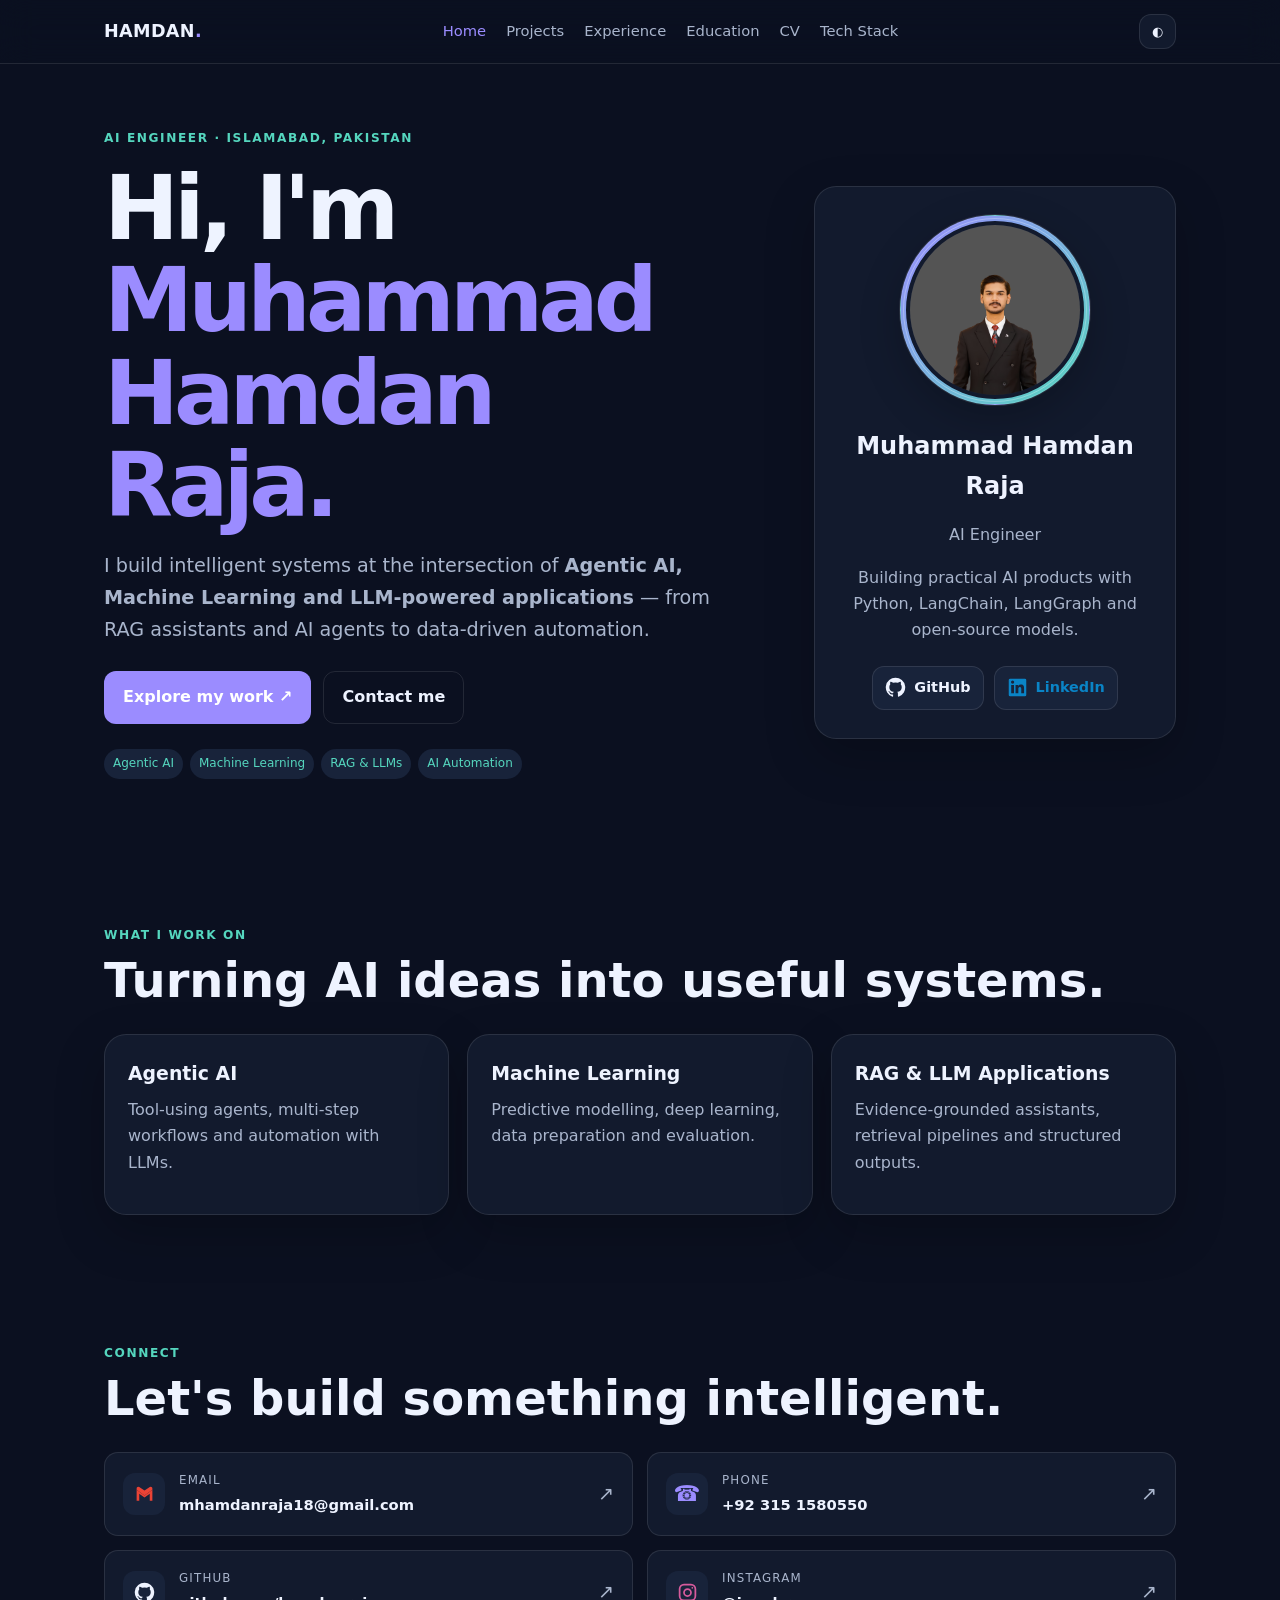
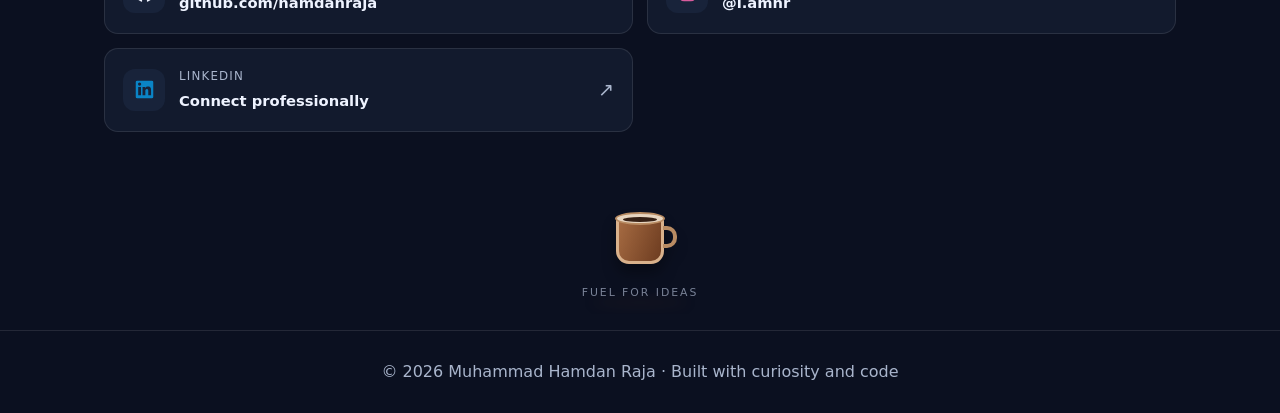
<file: index.html>
<!doctype html><html lang="en" data-theme="dark"><head><meta charset="utf-8"><meta name="viewport" content="width=device-width,initial-scale=1"><meta name="description" content="Muhammad Hamdan Raja — AI Engineer focused on Agentic AI, Machine Learning and intelligent applications."><title>Home | Muhammad Hamdan Raja</title><link rel="icon" href="assets/images/favicon.png"><link rel="stylesheet" href="assets/css/hamdan.css"></head><body><header class="nav"><div class="nav-inner"><a class="brand" href="index.html">HAMDAN<span>.</span></a><nav class="navlinks"><a href="index.html">Home</a><a href="projects.html">Projects</a><a href="experience.html">Experience</a><a href="education.html">Education</a><a href="cv.html">CV</a><a href="techstack.html">Tech Stack</a></nav><div class="nav-actions"><button class="icon-btn" id="themeToggle" aria-label="Toggle theme">◐</button><button class="menu-btn" id="menuToggle" aria-label="Open navigation">☰</button></div></div></header><main>
<section class="wrap hero"><div class="reveal"><div class="eyebrow">AI Engineer · Islamabad, Pakistan</div><h1>Hi, I'm<br><span>Muhammad Hamdan Raja.</span></h1><p class="lead">I build intelligent systems at the intersection of <strong>Agentic AI, Machine Learning and LLM-powered applications</strong> — from RAG assistants and AI agents to data-driven automation.</p><div class="actions"><a class="btn" href="projects.html">Explore my work ↗</a><a class="btn secondary" href="mailto:mhamdanraja18@gmail.com">Contact me</a></div><div class="tags" style="margin-top:25px"><span class="tag">Agentic AI</span><span class="tag">Machine Learning</span><span class="tag">RAG & LLMs</span><span class="tag">AI Automation</span></div></div><aside class="hero-card reveal"><div class="portrait-wrap"><img class="portrait" src="assets/images/hamdan-portrait.png" alt="Portrait of Muhammad Hamdan Raja"></div><h2>Muhammad Hamdan Raja</h2><p class="muted">AI Engineer</p><p class="muted">Building practical AI products with Python, LangChain, LangGraph and open-source models.</p><div class="social-row" aria-label="Professional profiles">
<a class="social-icon github" href="https://github.com/hamdanraja" target="_blank" rel="noopener noreferrer" aria-label="GitHub" title="GitHub"><svg viewBox="0 0 24 24" aria-hidden="true"><path d="M12 .9a11.1 11.1 0 0 0-3.51 21.63c.55.1.76-.24.76-.53v-2.08c-3.1.67-3.75-1.32-3.75-1.32-.5-1.28-1.24-1.62-1.24-1.62-1.01-.69.08-.68.08-.68 1.12.08 1.71 1.15 1.71 1.15 1 1.71 2.63 1.22 3.27.93.1-.72.39-1.22.71-1.5-2.48-.28-5.09-1.24-5.09-5.51 0-1.22.44-2.22 1.15-3-.12-.28-.5-1.42.11-2.96 0 0 .94-.3 3.05 1.14a10.6 10.6 0 0 1 5.55 0c2.11-1.44 3.05-1.14 3.05-1.14.61 1.54.23 2.68.11 2.96.72.78 1.15 1.78 1.15 3 0 4.28-2.61 5.22-5.1 5.5.4.35.76 1.02.76 2.06V22c0 .29.2.63.77.52A11.1 11.1 0 0 0 12 .9Z"/></svg><span>GitHub</span></a>
<a class="social-icon linkedin" href="https://www.linkedin.com/in/muhammad-hamdan-raja-95a1a0251/" target="_blank" rel="noopener noreferrer" aria-label="LinkedIn" title="LinkedIn"><svg viewBox="0 0 24 24" aria-hidden="true"><path d="M20.45 2H3.55A1.55 1.55 0 0 0 2 3.55v16.9A1.55 1.55 0 0 0 3.55 22h16.9A1.55 1.55 0 0 0 22 20.45V3.55A1.55 1.55 0 0 0 20.45 2ZM8 18.5H4.8V9H8ZM6.4 7.7a1.85 1.85 0 1 1 0-3.7 1.85 1.85 0 0 1 0 3.7Zm13.1 10.8h-3.2v-4.62c0-1.1-.02-2.52-1.54-2.52-1.55 0-1.79 1.2-1.79 2.44v4.7h-3.2V9h3.07v1.3h.05a3.37 3.37 0 0 1 3.03-1.67c3.24 0 3.58 2.13 3.58 4.9Z"/></svg><span>LinkedIn</span></a></div></aside></section>
<section class="wrap"><div class="section-head"><div class="eyebrow">What I work on</div><h2>Turning AI ideas into useful systems.</h2></div><div class="grid"><article class="card reveal"><h3>Agentic AI</h3><p>Tool-using agents, multi-step workflows and automation with LLMs.</p></article><article class="card reveal"><h3>Machine Learning</h3><p>Predictive modelling, deep learning, data preparation and evaluation.</p></article><article class="card reveal"><h3>RAG & LLM Applications</h3><p>Evidence-grounded assistants, retrieval pipelines and structured outputs.</p></article></div></section>
<section class="wrap"><div class="section-head"><div class="eyebrow">Connect</div><h2>Let's build something intelligent.</h2></div><div class="contact-grid">
<a class="contact-item" href="mailto:mhamdanraja18@gmail.com"><span class="contact-icon gmail" aria-hidden="true"><svg viewBox="0 0 24 24"><path d="M3 6.5 12 13l9-6.5V19h-3V11l-6 4.3L6 11v8H3z"/><path d="M3 6.5V5a2 2 0 0 1 3-1.7L12 7.5l6-4.2A2 2 0 0 1 21 5v1.5L12 13z"/></svg></span><span><small>Email</small><strong>mhamdanraja18@gmail.com</strong></span><span class="contact-arrow">↗</span></a>
<a class="contact-item" href="tel:+923151580550"><span class="contact-icon phone" aria-hidden="true">☎</span><span><small>Phone</small><strong>+92 315 1580550</strong></span><span class="contact-arrow">↗</span></a>
<a class="contact-item" href="https://github.com/hamdanraja" target="_blank" rel="noopener noreferrer"><span class="contact-icon github" aria-hidden="true"><svg viewBox="0 0 24 24"><path d="M12 .9a11.1 11.1 0 0 0-3.51 21.63c.55.1.76-.24.76-.53v-2.08c-3.1.67-3.75-1.32-3.75-1.32-.5-1.28-1.24-1.62-1.24-1.62-1.01-.69.08-.68.08-.68 1.12.08 1.71 1.15 1.71 1.15 1 1.71 2.63 1.22 3.27.93.1-.72.39-1.22.71-1.5-2.48-.28-5.09-1.24-5.09-5.51 0-1.22.44-2.22 1.15-3-.12-.28-.5-1.42.11-2.96 0 0 .94-.3 3.05 1.14a10.6 10.6 0 0 1 5.55 0c2.11-1.44 3.05-1.14 3.05-1.14.61 1.54.23 2.68.11 2.96.72.78 1.15 1.78 1.15 3 0 4.28-2.61 5.22-5.1 5.5.4.35.76 1.02.76 2.06V22c0 .29.2.63.77.52A11.1 11.1 0 0 0 12 .9Z"/></svg></span><span><small>GitHub</small><strong>github.com/hamdanraja</strong></span><span class="contact-arrow">↗</span></a>
<a class="contact-item" href="https://www.instagram.com/i.amhr/" target="_blank" rel="noopener noreferrer"><span class="contact-icon instagram" aria-hidden="true"><svg viewBox="0 0 24 24"><rect x="3" y="3" width="18" height="18" rx="5"/><circle cx="12" cy="12" r="4"/><circle cx="17.5" cy="6.7" r="1" class="insta-dot"/></svg></span><span><small>Instagram</small><strong>@i.amhr</strong></span><span class="contact-arrow">↗</span></a>
<a class="contact-item" href="https://www.linkedin.com/in/muhammad-hamdan-raja-95a1a0251/" target="_blank" rel="noopener noreferrer"><span class="contact-icon linkedin" aria-hidden="true"><svg viewBox="0 0 24 24"><path d="M20.45 2H3.55A1.55 1.55 0 0 0 2 3.55v16.9A1.55 1.55 0 0 0 3.55 22h16.9A1.55 1.55 0 0 0 22 20.45V3.55A1.55 1.55 0 0 0 20.45 2ZM8 18.5H4.8V9H8ZM6.4 7.7a1.85 1.85 0 1 1 0-3.7 1.85 1.85 0 0 1 0 3.7Zm13.1 10.8h-3.2v-4.62c0-1.1-.02-2.52-1.54-2.52-1.55 0-1.79 1.2-1.79 2.44v4.7h-3.2V9h3.07v1.3h.05a3.37 3.37 0 0 1 3.03-1.67c3.24 0 3.58 2.13 3.58 4.9Z"/></svg></span><span><small>LinkedIn</small><strong>Connect professionally</strong></span><span class="contact-arrow">↗</span></a>
</div></section></main><div class="coffee-scene" aria-hidden="true"><div class="coffee-cup"><span class="cup-handle"></span><span class="coffee-surface"></span></div><div class="coffee-splash splash-one"></div><div class="coffee-splash splash-two"></div><div class="coffee-drop drop-one"></div><div class="coffee-drop drop-two"></div><div class="coffee-drop drop-three"></div><span class="coffee-caption">fuel for ideas</span></div><footer class="footer">© 2026 Muhammad Hamdan Raja · Built with curiosity and code</footer><script src="assets/js/hamdan.js"></script></body></html>
</file>
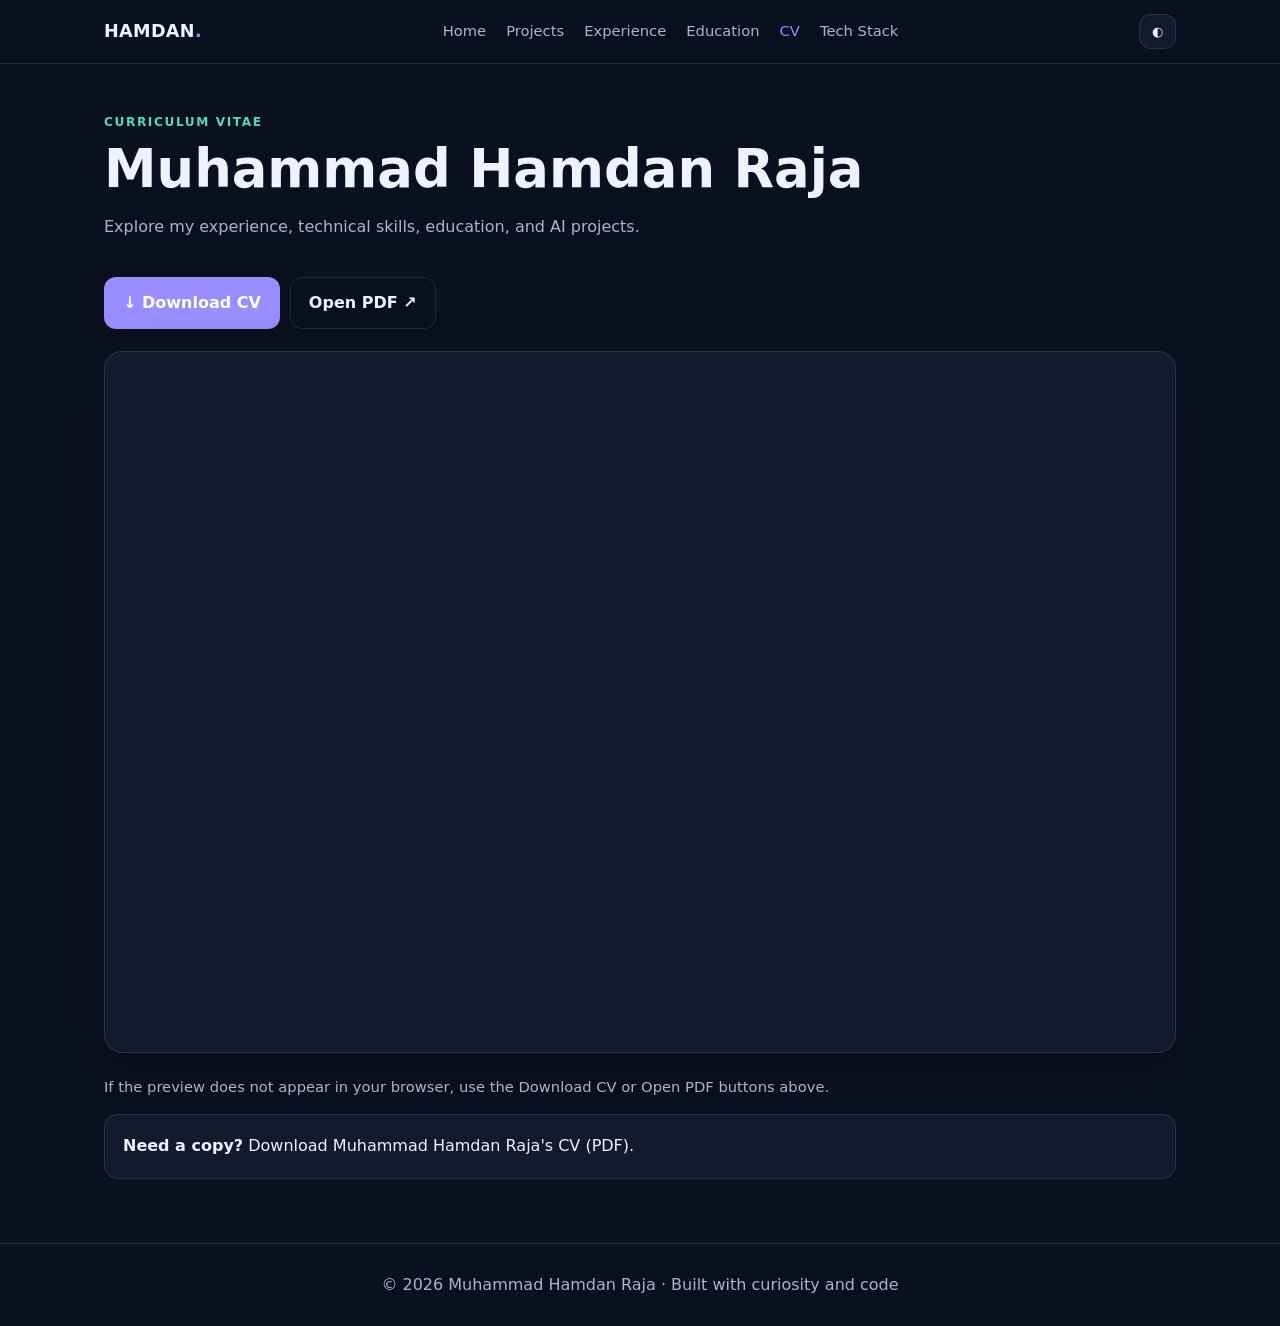
<file: cv.html>
<!doctype html>
<html lang="en" data-theme="dark">
<head>
<meta charset="utf-8"><meta name="viewport" content="width=device-width,initial-scale=1">
<meta name="description" content="View and download Muhammad Hamdan Raja's CV.">
<title>CV | Muhammad Hamdan Raja</title><link rel="icon" href="assets/images/favicon.png"><link rel="stylesheet" href="assets/css/hamdan.css">
<style>
.cv-wrap{max-width:1120px;margin:auto;padding:48px 24px 64px}.cv-head{display:flex;justify-content:space-between;align-items:flex-end;gap:20px;flex-wrap:wrap;margin-bottom:22px}.cv-head h1{font-size:clamp(2rem,5vw,3.3rem);line-height:1.1;margin:8px 0}.cv-actions{display:flex;gap:10px;flex-wrap:wrap}.cv-frame{width:100%;height:min(78vh,1000px);min-height:520px;border:1px solid var(--line);border-radius:18px;background:var(--panel);box-shadow:var(--shadow)}.cv-note{color:var(--muted);font-size:.92rem;margin-top:14px}.cv-fallback{padding:18px;background:var(--panel);border:1px solid var(--line);border-radius:14px;margin-top:14px}
@media(max-width:600px){.cv-wrap{padding:36px 16px 48px}.cv-head{align-items:stretch}.cv-actions{width:100%}.cv-actions .btn{flex:1}.cv-frame{height:72vh;min-height:420px}}
</style></head>
<body><header class="nav"><div class="nav-inner"><a class="brand" href="index.html">HAMDAN<span>.</span></a><nav class="navlinks"><a href="index.html">Home</a><a href="projects.html">Projects</a><a href="experience.html">Experience</a><a href="education.html">Education</a><a href="cv.html" class="active" aria-current="page">CV</a><a href="techstack.html">Tech Stack</a></nav><div class="nav-actions"><button class="icon-btn" id="themeToggle" aria-label="Toggle theme">◐</button><button class="menu-btn" id="menuToggle" aria-label="Open navigation">☰</button></div></div></header>
<main class="cv-wrap"><div class="cv-head"><div><div class="eyebrow">Curriculum Vitae</div><h1>Muhammad Hamdan Raja</h1><p class="muted">Explore my experience, technical skills, education, and AI projects.</p></div><div class="cv-actions"><a class="btn" href="assets/docs/HamdanRaja_CV.pdf" download="Muhammad_Hamdan_Raja_CV.pdf">↓ Download CV</a><a class="btn secondary" href="assets/docs/HamdanRaja_CV.pdf" target="_blank" rel="noopener noreferrer">Open PDF ↗</a></div></div>
<iframe class="cv-frame" src="assets/docs/HamdanRaja_CV.pdf#view=FitH" title="Muhammad Hamdan Raja CV PDF" loading="lazy"></iframe>
<p class="cv-note">If the preview does not appear in your browser, use the Download CV or Open PDF buttons above.</p><div class="cv-fallback"><strong>Need a copy?</strong> <a href="assets/docs/HamdanRaja_CV.pdf" download="Muhammad_Hamdan_Raja_CV.pdf">Download Muhammad Hamdan Raja's CV (PDF)</a>.</div></main>
<footer class="footer">© 2026 Muhammad Hamdan Raja · Built with curiosity and code</footer><script src="assets/js/hamdan.js"></script></body></html>
</file>
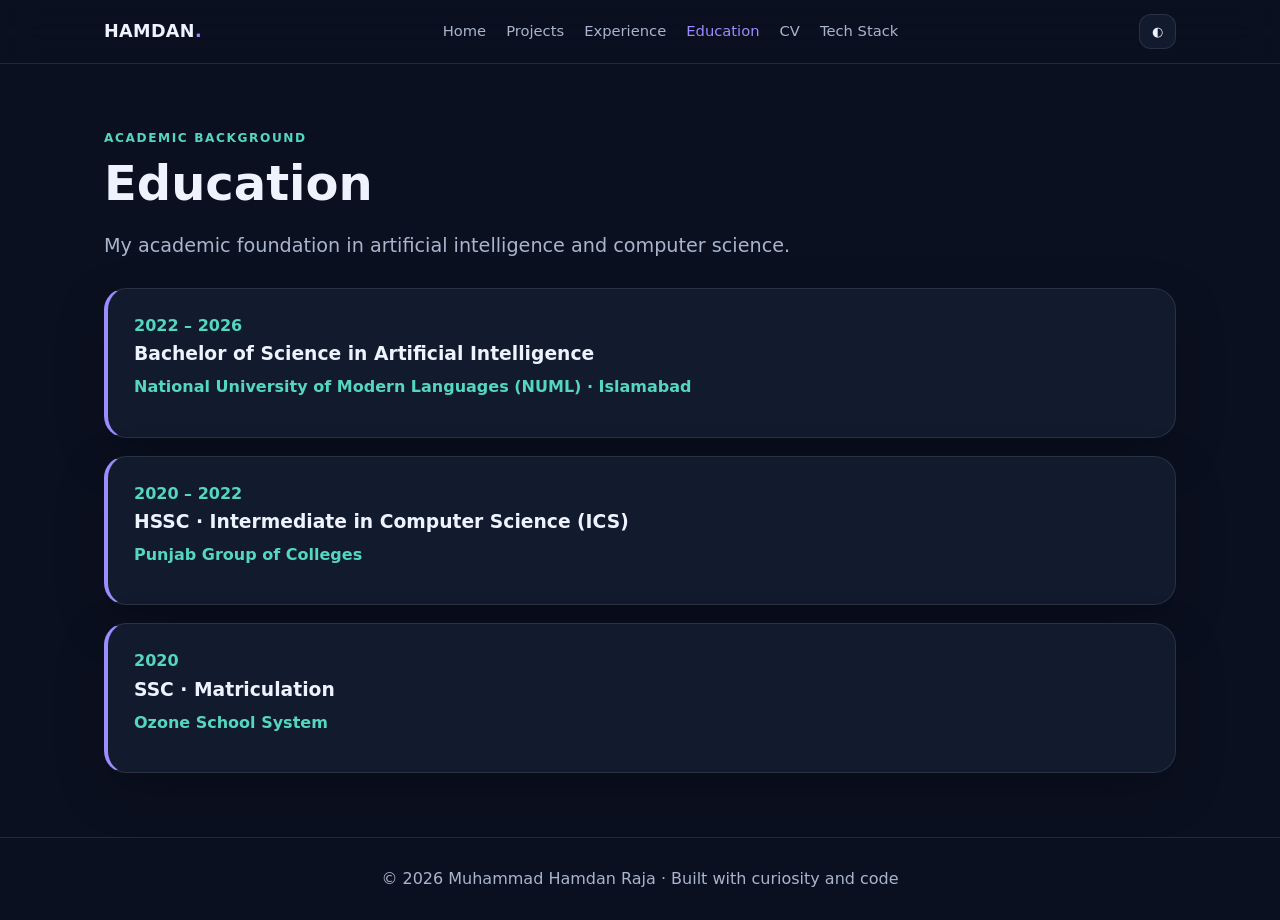
<file: education.html>
<!doctype html><html lang="en" data-theme="dark"><head><meta charset="utf-8"><meta name="viewport" content="width=device-width,initial-scale=1"><meta name="description" content="Muhammad Hamdan Raja — AI Engineer focused on Agentic AI, Machine Learning and intelligent applications."><title>Education | Muhammad Hamdan Raja</title><link rel="icon" href="assets/images/favicon.png"><link rel="stylesheet" href="assets/css/hamdan.css"></head><body><header class="nav"><div class="nav-inner"><a class="brand" href="index.html">HAMDAN<span>.</span></a><nav class="navlinks"><a href="index.html">Home</a><a href="projects.html">Projects</a><a href="experience.html">Experience</a><a href="education.html">Education</a><a href="cv.html">CV</a><a href="techstack.html">Tech Stack</a></nav><div class="nav-actions"><button class="icon-btn" id="themeToggle" aria-label="Toggle theme">◐</button><button class="menu-btn" id="menuToggle" aria-label="Open navigation">☰</button></div></div></header><main><section class="wrap"><div class="section-head"><div class="eyebrow">Academic background</div><h1>Education</h1><p class="lead">My academic foundation in artificial intelligence and computer science.</p></div><div class="timeline"><article class="timeline-card reveal"><div class="edu-year">2022 – 2026</div><h3>Bachelor of Science in Artificial Intelligence</h3><div class="meta">National University of Modern Languages (NUML) · Islamabad</div></article><article class="timeline-card reveal"><div class="edu-year">2020 – 2022</div><h3>HSSC · Intermediate in Computer Science (ICS)</h3><div class="meta">Punjab Group of Colleges</div></article><article class="timeline-card reveal"><div class="edu-year">2020</div><h3>SSC · Matriculation</h3><div class="meta">Ozone School System</div></article></div></section></main><footer class="footer">© 2026 Muhammad Hamdan Raja · Built with curiosity and code</footer><script src="assets/js/hamdan.js"></script></body></html>
</file>
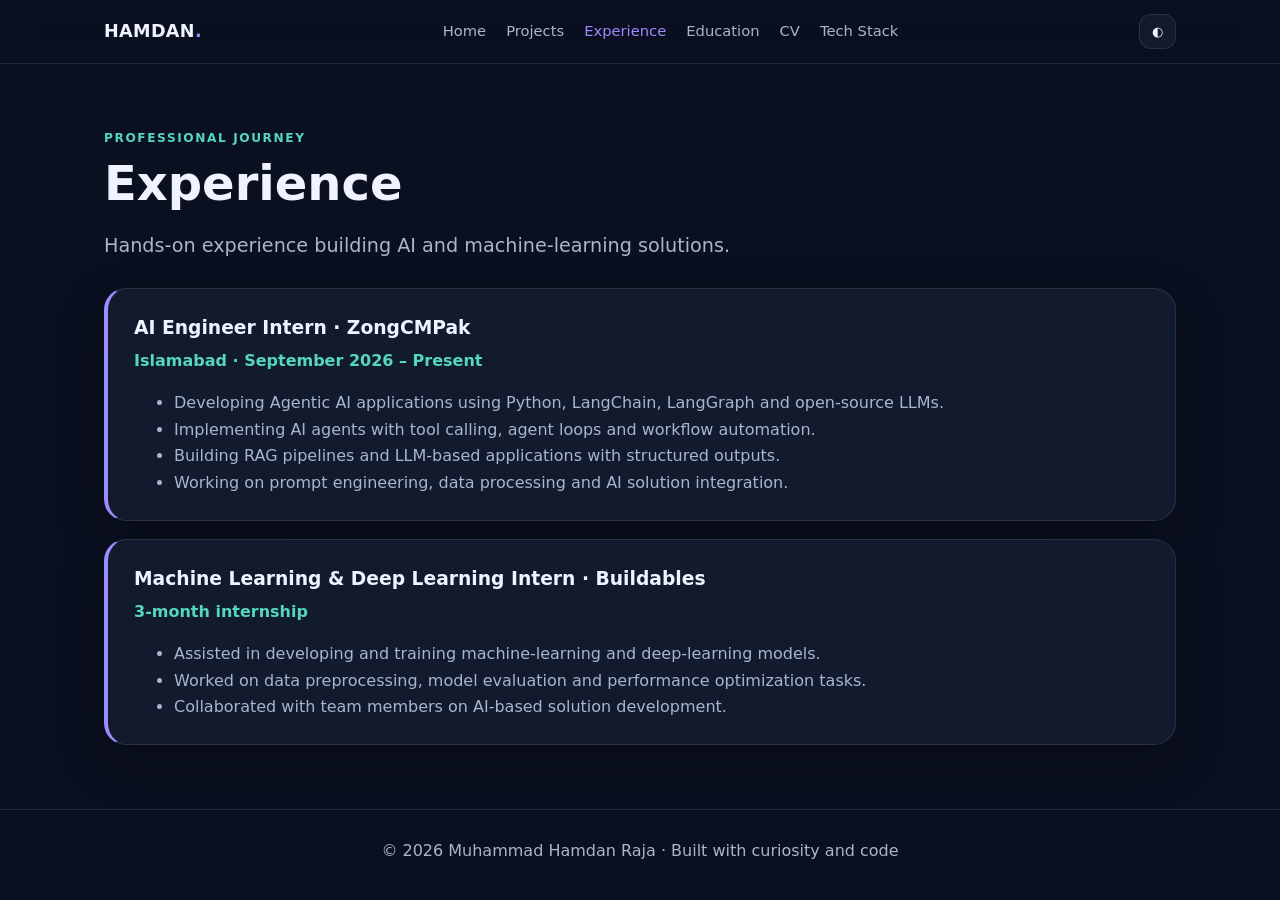
<file: experience.html>
<!doctype html><html lang="en" data-theme="dark"><head><meta charset="utf-8"><meta name="viewport" content="width=device-width,initial-scale=1"><meta name="description" content="Muhammad Hamdan Raja — AI Engineer focused on Agentic AI, Machine Learning and intelligent applications."><title>Experience | Muhammad Hamdan Raja</title><link rel="icon" href="assets/images/favicon.png"><link rel="stylesheet" href="assets/css/hamdan.css"></head><body><header class="nav"><div class="nav-inner"><a class="brand" href="index.html">HAMDAN<span>.</span></a><nav class="navlinks"><a href="index.html">Home</a><a href="projects.html">Projects</a><a href="experience.html">Experience</a><a href="education.html">Education</a><a href="cv.html">CV</a><a href="techstack.html">Tech Stack</a></nav><div class="nav-actions"><button class="icon-btn" id="themeToggle" aria-label="Toggle theme">◐</button><button class="menu-btn" id="menuToggle" aria-label="Open navigation">☰</button></div></div></header><main><section class="wrap"><div class="section-head"><div class="eyebrow">Professional journey</div><h1>Experience</h1><p class="lead">Hands-on experience building AI and machine-learning solutions.</p></div><div class="timeline"><article class="timeline-card reveal"><h3>AI Engineer Intern · ZongCMPak</h3><div class="meta">Islamabad · September 2026 – Present</div><ul><li>Developing Agentic AI applications using Python, LangChain, LangGraph and open-source LLMs.</li><li>Implementing AI agents with tool calling, agent loops and workflow automation.</li><li>Building RAG pipelines and LLM-based applications with structured outputs.</li><li>Working on prompt engineering, data processing and AI solution integration.</li></ul></article><article class="timeline-card reveal"><h3>Machine Learning & Deep Learning Intern · Buildables</h3><div class="meta">3-month internship</div><ul><li>Assisted in developing and training machine-learning and deep-learning models.</li><li>Worked on data preprocessing, model evaluation and performance optimization tasks.</li><li>Collaborated with team members on AI-based solution development.</li></ul></article></div></section></main><footer class="footer">© 2026 Muhammad Hamdan Raja · Built with curiosity and code</footer><script src="assets/js/hamdan.js"></script></body></html>
</file>
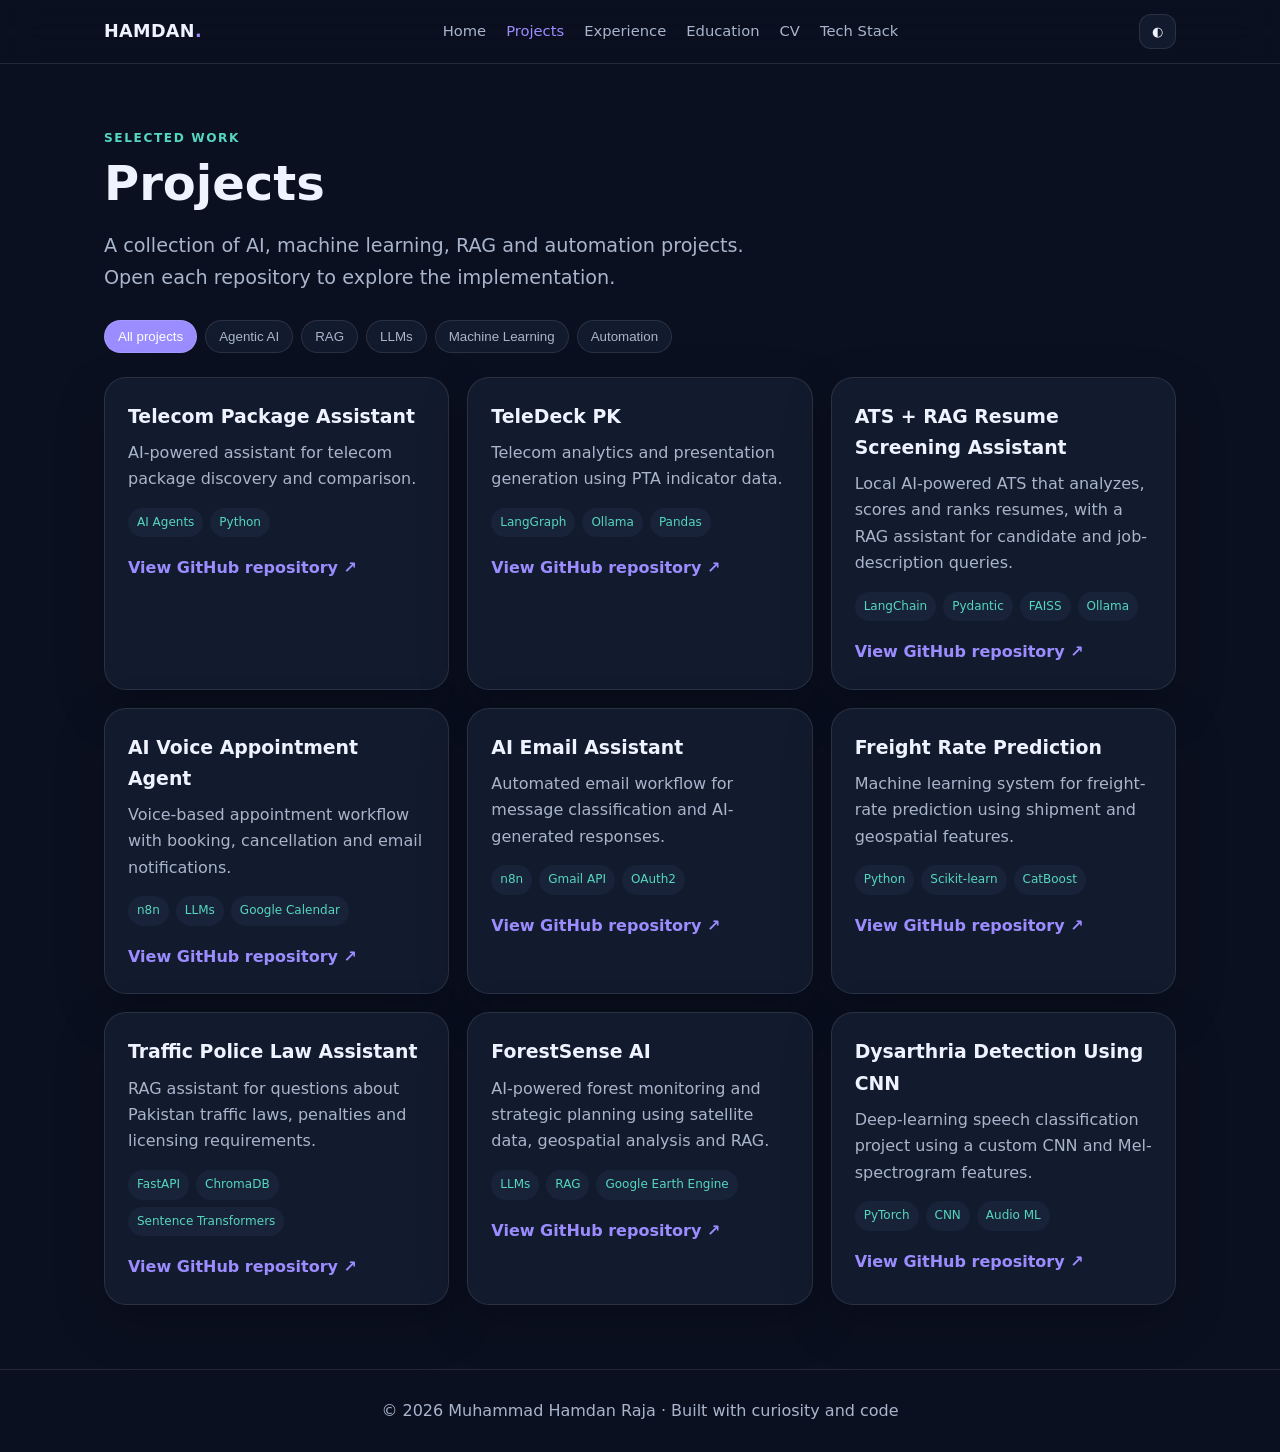
<file: projects.html>
<!doctype html><html lang="en" data-theme="dark"><head><meta charset="utf-8"><meta name="viewport" content="width=device-width,initial-scale=1"><meta name="description" content="Muhammad Hamdan Raja — AI Engineer focused on Agentic AI, Machine Learning and intelligent applications."><title>Projects | Muhammad Hamdan Raja</title><link rel="icon" href="assets/images/favicon.png"><link rel="stylesheet" href="assets/css/hamdan.css"></head><body><header class="nav"><div class="nav-inner"><a class="brand" href="index.html">HAMDAN<span>.</span></a><nav class="navlinks"><a href="index.html">Home</a><a href="projects.html">Projects</a><a href="experience.html">Experience</a><a href="education.html">Education</a><a href="cv.html">CV</a><a href="techstack.html">Tech Stack</a></nav><div class="nav-actions"><button class="icon-btn" id="themeToggle" aria-label="Toggle theme">◐</button><button class="menu-btn" id="menuToggle" aria-label="Open navigation">☰</button></div></div></header><main><section class="wrap"><div class="section-head"><div class="eyebrow">Selected work</div><h1>Projects</h1><p class="lead">A collection of AI, machine learning, RAG and automation projects. Open each repository to explore the implementation.</p></div><div class="filters"><button class="filter active" data-filter="all">All projects</button><button class="filter" data-filter="agentic">Agentic AI</button><button class="filter" data-filter="rag">RAG</button><button class="filter" data-filter="llm">LLMs</button><button class="filter" data-filter="machine">Machine Learning</button><button class="filter" data-filter="automation">Automation</button></div><div id="projectGrid" class="grid"></div></section></main><footer class="footer">© 2026 Muhammad Hamdan Raja · Built with curiosity and code</footer><script src="assets/js/hamdan.js"></script></body></html>
</file>
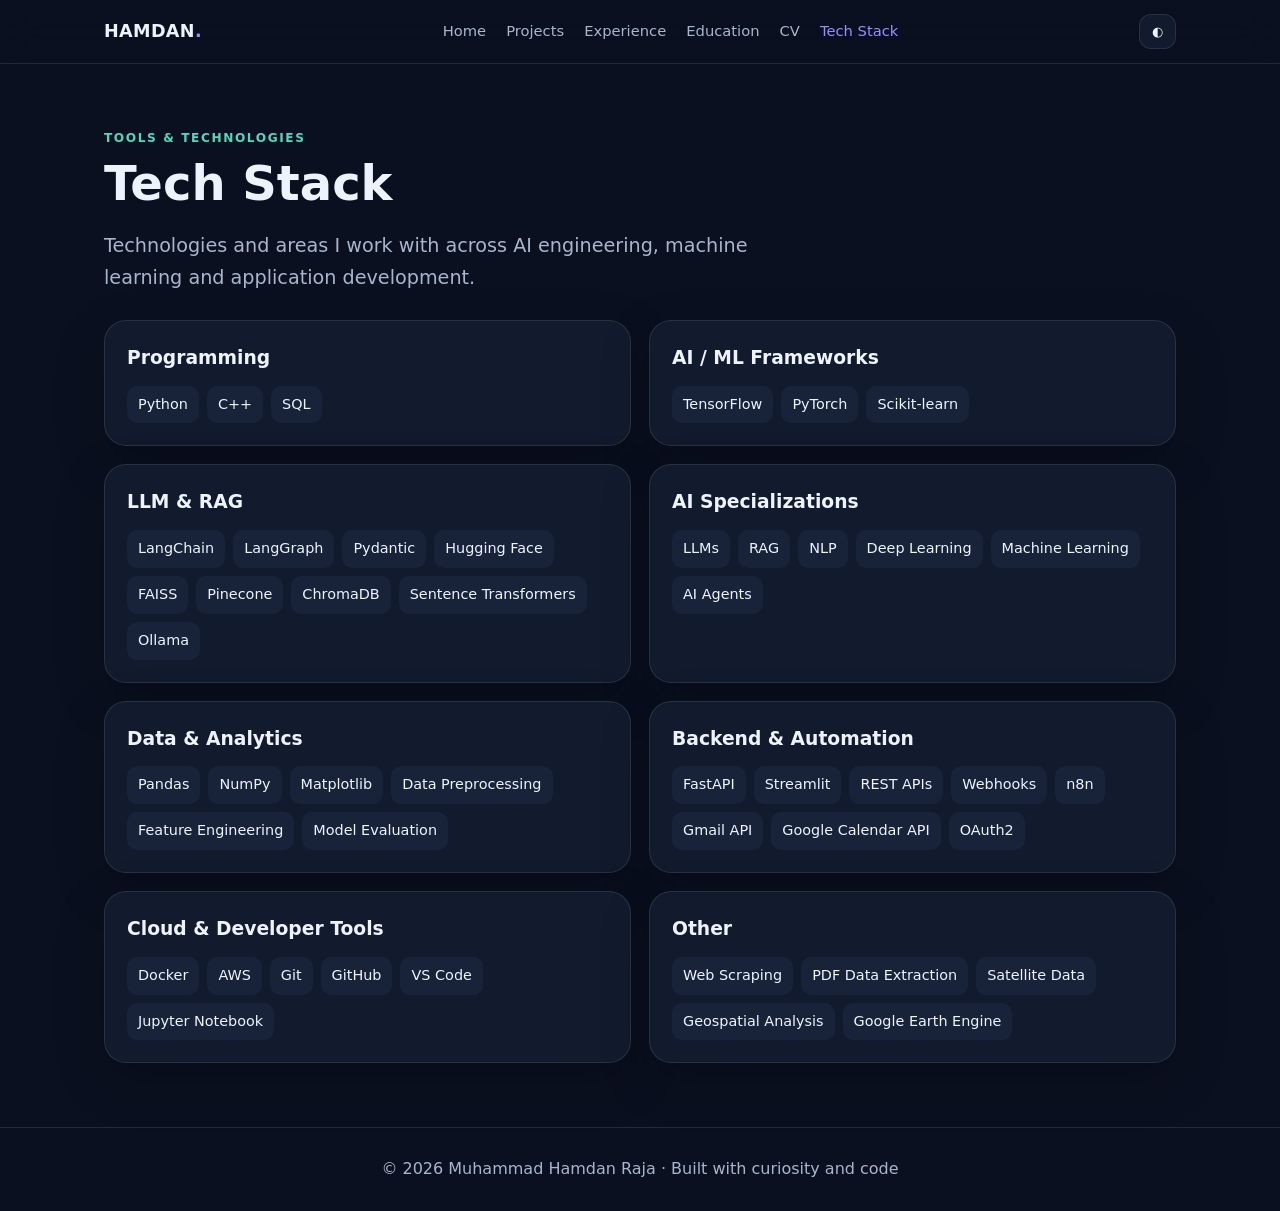
<file: techstack.html>
<!doctype html><html lang="en" data-theme="dark"><head><meta charset="utf-8"><meta name="viewport" content="width=device-width,initial-scale=1"><meta name="description" content="Muhammad Hamdan Raja — AI Engineer focused on Agentic AI, Machine Learning and intelligent applications."><title>Tech Stack | Muhammad Hamdan Raja</title><link rel="icon" href="assets/images/favicon.png"><link rel="stylesheet" href="assets/css/hamdan.css"></head><body><header class="nav"><div class="nav-inner"><a class="brand" href="index.html">HAMDAN<span>.</span></a><nav class="navlinks"><a href="index.html">Home</a><a href="projects.html">Projects</a><a href="experience.html">Experience</a><a href="education.html">Education</a><a href="cv.html">CV</a><a href="techstack.html">Tech Stack</a></nav><div class="nav-actions"><button class="icon-btn" id="themeToggle" aria-label="Toggle theme">◐</button><button class="menu-btn" id="menuToggle" aria-label="Open navigation">☰</button></div></div></header><main><section class="wrap"><div class="section-head"><div class="eyebrow">Tools & technologies</div><h1>Tech Stack</h1><p class="lead">Technologies and areas I work with across AI engineering, machine learning and application development.</p></div><div class="skills"><article class="skill-group"><h3>Programming</h3><div class="skill-list"><span>Python</span><span>C++</span><span>SQL</span></div></article><article class="skill-group"><h3>AI / ML Frameworks</h3><div class="skill-list"><span>TensorFlow</span><span>PyTorch</span><span>Scikit-learn</span></div></article><article class="skill-group"><h3>LLM & RAG</h3><div class="skill-list"><span>LangChain</span><span>LangGraph</span><span>Pydantic</span><span>Hugging Face</span><span>FAISS</span><span>Pinecone</span><span>ChromaDB</span><span>Sentence Transformers</span><span>Ollama</span></div></article><article class="skill-group"><h3>AI Specializations</h3><div class="skill-list"><span>LLMs</span><span>RAG</span><span>NLP</span><span>Deep Learning</span><span>Machine Learning</span><span>AI Agents</span></div></article><article class="skill-group"><h3>Data & Analytics</h3><div class="skill-list"><span>Pandas</span><span>NumPy</span><span>Matplotlib</span><span>Data Preprocessing</span><span>Feature Engineering</span><span>Model Evaluation</span></div></article><article class="skill-group"><h3>Backend & Automation</h3><div class="skill-list"><span>FastAPI</span><span>Streamlit</span><span>REST APIs</span><span>Webhooks</span><span>n8n</span><span>Gmail API</span><span>Google Calendar API</span><span>OAuth2</span></div></article><article class="skill-group"><h3>Cloud & Developer Tools</h3><div class="skill-list"><span>Docker</span><span>AWS</span><span>Git</span><span>GitHub</span><span>VS Code</span><span>Jupyter Notebook</span></div></article><article class="skill-group"><h3>Other</h3><div class="skill-list"><span>Web Scraping</span><span>PDF Data Extraction</span><span>Satellite Data</span><span>Geospatial Analysis</span><span>Google Earth Engine</span></div></article></div></section></main><footer class="footer">© 2026 Muhammad Hamdan Raja · Built with curiosity and code</footer><script src="assets/js/hamdan.js"></script></body></html>
</file>
<file: assets/css/hamdan.css>
:root{--bg:#0b1020;--panel:#121a2d;--panel2:#18233a;--text:#eef3ff;--muted:#a9b5cc;--accent:#9b8cff;--accent2:#55d6be;--line:rgba(255,255,255,.1);--shadow:0 18px 50px rgba(0,0,0,.22)}
html[data-theme="light"]{--bg:#f5f7fc;--panel:#fff;--panel2:#edf1fa;--text:#172033;--muted:#58657c;--accent:#6554d9;--accent2:#087f72;--line:rgba(20,30,55,.12);--shadow:0 16px 45px rgba(25,35,70,.09)}
*{box-sizing:border-box}html{scroll-behavior:smooth}body{margin:0;background:var(--bg);color:var(--text);font-family:Inter,system-ui,-apple-system,Segoe UI,sans-serif;line-height:1.65;transition:background .25s,color .25s}a{color:inherit;text-decoration:none}a:hover{color:var(--accent2)}.nav{position:sticky;top:0;z-index:20;background:color-mix(in srgb,var(--bg) 88%,transparent);backdrop-filter:blur(16px);border-bottom:1px solid var(--line)}.nav-inner{max-width:1120px;margin:auto;padding:14px 24px;display:flex;align-items:center;justify-content:space-between;gap:18px}.brand{font-weight:850;letter-spacing:.02em;font-size:1.1rem}.brand span{color:var(--accent)}.navlinks{display:flex;gap:20px;align-items:center}.navlinks a{font-size:.92rem;color:var(--muted)}.navlinks a.active,.navlinks a:hover{color:var(--accent);}.nav-actions{display:flex;gap:8px;align-items:center}.icon-btn,.menu-btn{border:1px solid var(--line);background:var(--panel);color:var(--text);border-radius:12px;padding:9px 12px;cursor:pointer}.menu-btn{display:none}.wrap{max-width:1120px;margin:auto;padding:64px 24px}.eyebrow{color:var(--accent2);font-weight:750;letter-spacing:.13em;text-transform:uppercase;font-size:.76rem}.hero{min-height:74vh;display:grid;grid-template-columns:1.4fr .8fr;gap:42px;align-items:center}.hero h1{font-size:clamp(2.8rem,7vw,5.6rem);line-height:1.03;letter-spacing:-.055em;margin:14px 0}.hero h1 span{color:var(--accent)}.lead{font-size:1.2rem;color:var(--muted);max-width:690px}.hero-card,.card,.timeline-card,.skill-group{background:var(--panel);border:1px solid var(--line);border-radius:22px;box-shadow:var(--shadow)}.hero-card{padding:28px;text-align:center}.avatar{width:150px;height:150px;border-radius:50%;margin:0 auto 18px;background:linear-gradient(135deg,var(--accent),var(--accent2));display:grid;place-items:center;font-size:3.2rem;font-weight:850;color:#fff}.hero-card h2{margin:6px 0}.muted{color:var(--muted)}.actions{display:flex;gap:12px;flex-wrap:wrap;margin-top:26px}.btn{display:inline-flex;align-items:center;justify-content:center;padding:12px 18px;border-radius:12px;font-weight:750;background:var(--accent);color:white;border:1px solid transparent}.btn.secondary{background:transparent;color:var(--text);border-color:var(--line)}.section-head{margin-bottom:26px}.section-head h1,.section-head h2{font-size:clamp(2rem,4vw,3rem);line-height:1.15;margin:8px 0}.grid{display:grid;grid-template-columns:repeat(3,minmax(0,1fr));gap:18px}.card{padding:23px;transition:transform .2s,border-color .2s}.card:hover{transform:translateY(-5px);border-color:var(--accent)}.card h3{margin:0 0 8px;font-size:1.18rem}.card p{color:var(--muted);margin:0 0 15px}.tags{display:flex;gap:7px;flex-wrap:wrap;margin:12px 0 18px}.tag{font-size:.75rem;padding:5px 9px;border-radius:99px;background:var(--panel2);color:var(--accent2)}.card-link{font-weight:750;color:var(--accent)}.filters{display:flex;gap:8px;flex-wrap:wrap;margin:20px 0 24px}.filter{background:var(--panel);color:var(--muted);border:1px solid var(--line);border-radius:99px;padding:8px 13px;cursor:pointer}.filter.active{background:var(--accent);color:#fff}.timeline{display:grid;gap:18px}.timeline-card{padding:24px 26px;border-left:4px solid var(--accent)}.timeline-card h3{margin:0}.timeline-card .meta{color:var(--accent2);font-weight:700;margin:4px 0 12px}.timeline-card ul{margin-bottom:0;color:var(--muted)}.skills{display:grid;grid-template-columns:repeat(2,minmax(0,1fr));gap:18px}.skill-group{padding:22px}.skill-group h3{margin:0 0 12px}.skill-list{display:flex;flex-wrap:wrap;gap:8px}.skill-list span{padding:7px 11px;border-radius:10px;background:var(--panel2);font-size:.9rem}.edu-year{font-weight:800;color:var(--accent2)}.contact-grid{display:grid;grid-template-columns:repeat(2,minmax(0,1fr));gap:14px}.contact-item{padding:18px;background:var(--panel);border:1px solid var(--line);border-radius:14px;overflow-wrap:anywhere}.footer{border-top:1px solid var(--line);padding:28px 24px;color:var(--muted);text-align:center}.reveal{animation:rise .65s both}@keyframes rise{from{opacity:0;transform:translateY(18px)}to{opacity:1;transform:none}}.empty{display:none!important}@media(max-width:800px){.hero{grid-template-columns:1fr;min-height:auto}.hero-card{max-width:440px}.grid{grid-template-columns:repeat(2,minmax(0,1fr))}.navlinks{display:none;position:absolute;top:62px;left:0;right:0;background:var(--panel);padding:18px 24px;border-bottom:1px solid var(--line);flex-direction:column;align-items:flex-start}.navlinks.open{display:flex}.menu-btn{display:inline-block}}@media(max-width:560px){.wrap{padding:44px 18px}.nav-inner{padding:12px 18px}.grid,.skills,.contact-grid{grid-template-columns:1fr}.hero h1{font-size:3.15rem}}

/* Portfolio polish: portrait, social icons, coffee spill and robust responsive layout */
img,svg{max-width:100%}body{overflow-x:hidden}.hero>*{min-width:0}.portrait-wrap{width:min(100%,300px);aspect-ratio:4/5;margin:0 auto 20px;border-radius:18px;overflow:hidden;background:var(--panel2);border:1px solid var(--line);box-shadow:0 18px 45px rgba(0,0,0,.22)}.portrait{width:100%;height:100%;display:block;object-fit:cover;object-position:center 30%;transition:transform .55s cubic-bezier(.2,.8,.2,1)}.hero-card:hover .portrait{transform:scale(1.035)}.social-row{display:flex;justify-content:center;gap:10px;flex-wrap:wrap;margin-top:22px}.social-icon{display:inline-flex;align-items:center;gap:8px;padding:9px 12px;border:1px solid var(--line);border-radius:12px;background:var(--panel2);font-size:.9rem;font-weight:700;transition:transform .2s,border-color .2s}.social-icon:hover{transform:translateY(-3px);border-color:var(--accent)}.social-icon svg,.contact-icon svg{width:21px;height:21px;fill:currentColor}.social-icon.linkedin,.contact-icon.linkedin{color:#0a84c6}.social-icon.github,.contact-icon.github{color:var(--text)}.contact-grid{grid-template-columns:repeat(2,minmax(0,1fr))}.contact-item{display:flex;align-items:center;gap:14px;min-width:0;transition:transform .2s,border-color .2s,background .2s}.contact-item:hover{transform:translateY(-3px);border-color:var(--accent);background:var(--panel2)}.contact-item>span:nth-child(2){display:grid;gap:2px;min-width:0}.contact-item small{font-size:.74rem;letter-spacing:.1em;text-transform:uppercase;color:var(--muted)}.contact-item strong{font-size:.92rem;font-weight:650;overflow-wrap:anywhere}.contact-icon{width:42px;height:42px;flex:0 0 42px;display:grid;place-items:center;border-radius:12px;background:var(--panel2);color:var(--accent)}.contact-icon.gmail{color:#ea4335}.contact-icon.instagram{color:#d75b9c}.contact-icon.instagram svg{fill:none;stroke:currentColor;stroke-width:2}.contact-icon.instagram .insta-dot{fill:currentColor;stroke:none}.contact-icon.phone{font-size:1.35rem}.contact-arrow{margin-left:auto;color:var(--muted);font-size:1.2rem}.coffee-scene{position:relative;width:min(100% - 48px,1120px);height:118px;margin:0 auto 16px;display:flex;align-items:center;justify-content:center;isolation:isolate;pointer-events:none;overflow:hidden}.coffee-cup{position:absolute;left:calc(50% - 24px);top:20px;width:48px;height:48px;background:linear-gradient(110deg,#a66b42,#6d3c20);border:3px solid #d9b18b;border-radius:5px 5px 13px 13px;transform-origin:70% 80%;animation:cup-tip 5.8s ease-in-out infinite;box-shadow:0 8px 16px rgba(0,0,0,.2);z-index:2}.coffee-cup:before{content:"";position:absolute;left:-4px;right:-4px;top:-7px;height:9px;background:#e7d5c0;border:2px solid #b98c63;border-radius:50%}.cup-handle{position:absolute;right:-16px;top:7px;width:14px;height:22px;border:4px solid #b98c63;border-left:0;border-radius:0 10px 10px 0}.coffee-surface{position:absolute;left:4px;right:4px;top:-2px;height:5px;background:#352015;border-radius:50%}.coffee-splash{position:absolute;top:64px;left:50%;width:110px;height:22px;background:radial-gradient(ellipse at center,#6d3b20 0 25%,transparent 28%),radial-gradient(ellipse at 25% 60%,#6d3b20 0 10%,transparent 12%),radial-gradient(ellipse at 75% 40%,#6d3b20 0 13%,transparent 15%);opacity:0;transform:translateX(-50%) scale(.25);animation:splash 5.8s ease-in-out infinite}.splash-two{width:160px;top:70px;animation-delay:.12s;filter:blur(.3px)}.coffee-drop{position:absolute;left:calc(50% + 6px);top:64px;width:7px;height:12px;border-radius:50% 50% 55% 55%;background:#6d3b20;opacity:0;animation:coffee-drop 5.8s ease-in infinite}.drop-two{margin-left:20px;animation-delay:.18s}.drop-three{margin-left:-22px;animation-delay:.32s}.coffee-caption{position:absolute;top:88px;font-size:.68rem;letter-spacing:.18em;text-transform:uppercase;color:var(--muted);opacity:.7}@keyframes cup-tip{0%,15%,100%{transform:rotate(0)}22%,35%{transform:rotate(38deg) translate(8px,5px)}43%,55%{transform:rotate(0) translate(0,0)}}@keyframes splash{0%,20%,58%,100%{opacity:0;transform:translateX(-50%) scale(.2)}28%,43%{opacity:.95;transform:translateX(-50%) scale(1)}50%{opacity:.55;transform:translateX(-50%) scale(1.12)}}@keyframes coffee-drop{0%,21%,54%,100%{opacity:0;transform:translateY(-10px) scale(.5)}28%,43%{opacity:1;transform:translateY(13px) scale(1)}50%{opacity:0;transform:translateY(24px) scale(.7)}}
@media(max-width:800px){.nav-inner{gap:10px}.navlinks{top:100%;max-height:calc(100vh - 70px);overflow-y:auto}.hero{gap:28px}.hero-card{width:100%;margin-inline:auto}.portrait-wrap{width:min(100%,270px)}.coffee-scene{height:100px}}
@media(max-width:560px){.hero h1{font-size:clamp(2.5rem,12vw,3.2rem);overflow-wrap:anywhere}.lead{font-size:1.05rem}.actions .btn{flex:1 1 100%}.hero-card{padding:22px}.portrait-wrap{width:min(100%,240px)}.contact-grid{grid-template-columns:1fr}.contact-item{padding:14px}.contact-item strong{font-size:.84rem}.social-icon{padding:9px 11px}.wrap{padding-inline:18px}.coffee-scene{width:calc(100% - 24px)}}
@media(prefers-reduced-motion:reduce){html{scroll-behavior:auto}*,*::before,*::after{animation-duration:.01ms!important;animation-iteration-count:1!important;transition-duration:.01ms!important;scroll-behavior:auto!important}}

/* Final polish: circular portrait, richer motion, and responsive safeguards */
.portrait-wrap{width:clamp(190px,62%,270px);aspect-ratio:1;border-radius:50%;position:relative;isolation:isolate;overflow:hidden;margin:0 auto 22px;padding:5px;background:linear-gradient(135deg,var(--accent),var(--accent2));box-shadow:0 0 0 1px var(--line),0 14px 42px rgba(0,0,0,.22);animation:portrait-float 6s ease-in-out infinite}
.portrait-wrap::before{content:"";position:absolute;inset:2px;border:1px solid rgba(255,255,255,.28);border-radius:50%;pointer-events:none;z-index:2}
.portrait{border-radius:50%;object-fit:cover;object-position:center 23%;background:var(--panel2);border:4px solid var(--panel)}
@keyframes portrait-float{0%,100%{transform:translateY(0)}50%{transform:translateY(-7px)}}
.hero-card{position:relative;overflow:hidden;transition:transform .35s ease,border-color .35s ease}
.hero-card::before{content:"";position:absolute;inset:-60% auto -60% -80%;width:45%;transform:rotate(22deg);background:linear-gradient(90deg,transparent,rgba(255,255,255,.07),transparent);animation:card-shimmer 8s ease-in-out infinite;pointer-events:none}
@keyframes card-shimmer{0%,60%,100%{left:-80%}80%{left:140%}}
.card,.timeline-card,.skill-group,.contact-item{transition:transform .28s ease,border-color .28s ease,box-shadow .28s ease}
.card:hover,.timeline-card:hover,.skill-group:hover{transform:translateY(-5px);border-color:color-mix(in srgb,var(--accent) 65%,var(--line));box-shadow:var(--shadow),0 0 0 1px color-mix(in srgb,var(--accent) 18%,transparent)}
.btn{transition:transform .2s ease,box-shadow .2s ease,background .2s ease}.btn:hover{transform:translateY(-2px);box-shadow:0 10px 25px color-mix(in srgb,var(--accent) 25%,transparent)}
.tag{transition:transform .2s ease,border-color .2s ease}.tag:hover{transform:translateY(-2px);border-color:var(--accent)}
/* Scroll reveals are activated by IntersectionObserver in hamdan.js. */
.js-reveal{opacity:0;transform:translateY(22px);transition:opacity .65s ease,transform .65s cubic-bezier(.2,.7,.2,1)}
.js-reveal.is-visible{opacity:1;transform:translateY(0)}
.coffee-scene{perspective:700px}.coffee-cup{filter:drop-shadow(0 8px 6px rgba(0,0,0,.18))}.coffee-scene::after{content:"";position:absolute;left:50%;bottom:7px;width:100px;height:9px;border-radius:50%;background:#6d3b20;opacity:.1;filter:blur(7px);transform:translateX(-50%);animation:coffee-shadow 5.8s ease-in-out infinite}@keyframes coffee-shadow{0%,20%,58%,100%{transform:translateX(-50%) scale(.55);opacity:.05}30%,43%{transform:translateX(-50%) scale(1.45);opacity:.2}}
:focus-visible{outline:3px solid var(--accent2);outline-offset:3px;border-radius:5px}
@media(min-width:1200px){.hero{gap:clamp(42px,6vw,84px)}}
@media(max-width:900px){.nav-inner{flex-wrap:wrap}.navlinks{gap:14px}.wrap{padding-block:52px}.hero{grid-template-columns:minmax(0,1.15fr) minmax(250px,.85fr);gap:26px}.hero h1{font-size:clamp(2.6rem,6vw,4.6rem)}}
@media(max-width:800px){.navlinks{top:100%;left:0;right:0;width:100%;padding:16px 22px;gap:4px}.navlinks a{display:block;width:100%;padding:10px 8px;border-radius:8px}.navlinks a:hover,.navlinks a.active{background:var(--panel2)}.hero{grid-template-columns:1fr}.hero-card{max-width:480px}.portrait-wrap{width:min(64vw,260px)}.section-head h2{font-size:clamp(1.6rem,5vw,2.4rem)}}
@media(max-width:560px){.nav-inner{padding:11px 15px}.brand{font-size:1rem}.icon-btn,.menu-btn{padding:8px 10px}.wrap{padding:40px 16px}.hero h1{font-size:clamp(2.35rem,11vw,3.25rem)}.lead{font-size:1rem}.hero-card{padding:20px 16px;border-radius:18px}.portrait-wrap{width:min(66vw,225px)}.grid,.skills,.contact-grid{grid-template-columns:minmax(0,1fr)}.actions{gap:10px}.actions .btn{width:100%}.contact-item{gap:11px;padding:13px}.contact-icon{width:38px;height:38px;flex-basis:38px}.contact-item strong{font-size:.82rem}.footer{padding:22px 16px;font-size:.86rem}.coffee-scene{height:90px;margin-bottom:8px}}
@media(max-width:360px){.nav-inner{gap:7px}.brand{font-size:.9rem}.hero h1{font-size:2.25rem}.eyebrow{font-size:.68rem}.social-icon{font-size:.82rem;padding:8px 9px}.cv-wrap{padding:32px 12px}}
@media(prefers-reduced-motion:reduce){.portrait-wrap,.hero-card::before,.coffee-scene::after{animation:none!important}.js-reveal{opacity:1;transform:none;transition:none}}
</file>
